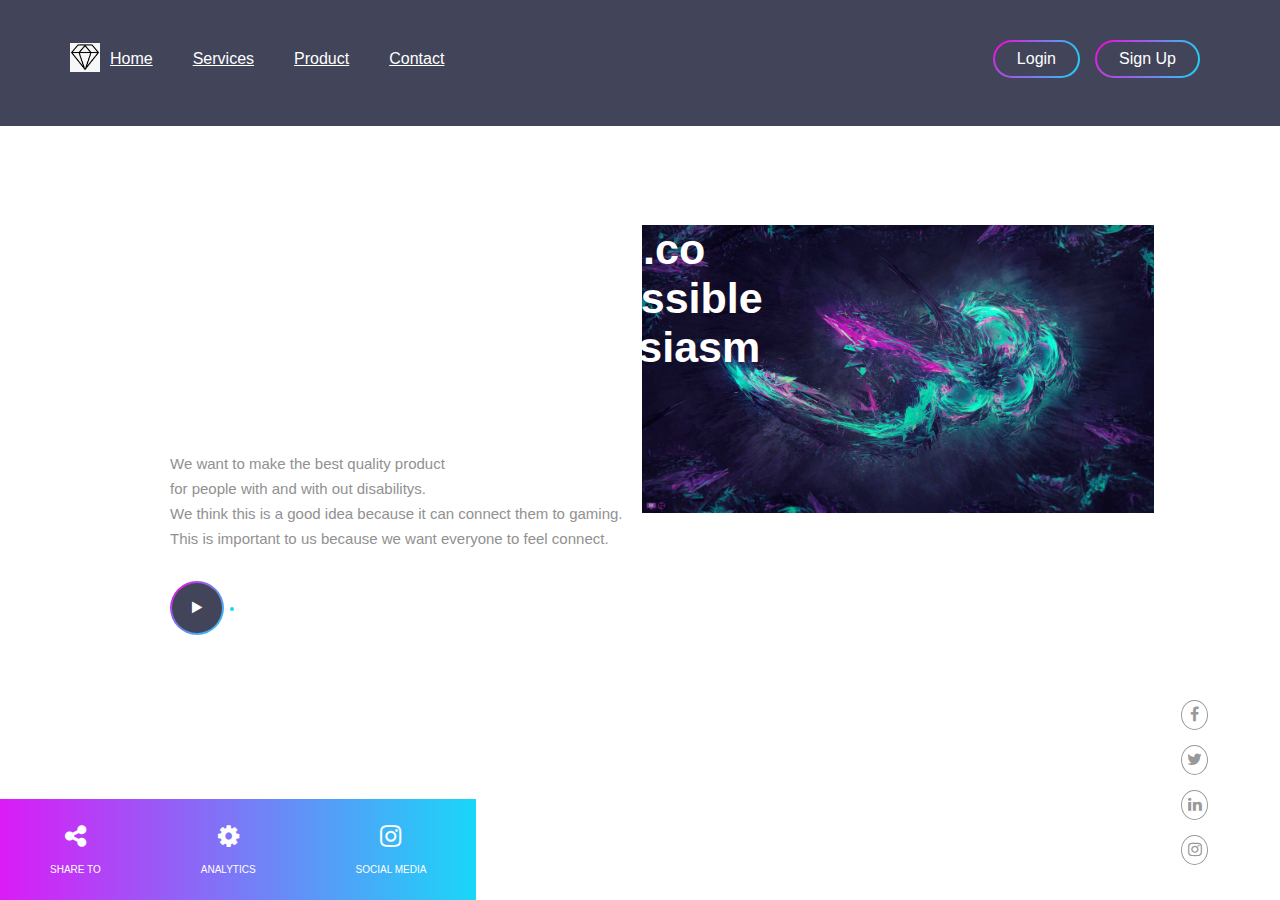
<file: index.html>
<!DOCTYPE html>
<html>
    <head>
       <title>Gaming website</title> 
       <link rel="stylesheet" href="style.css">
       <link rel="stylesheet" href="https://stackpath.bootstrapcdn.com/font-awesome/4.7.0/css/font-awesome.min.css">

</head>
<body>
    <div class="container">
            <div class="menu">
                <ul>
                    <li class="logo"><img src="Logo.png"</li>
                    <li><a href="file:///Users/hgpmac138/Desktop/Final_Project/index.html">Home</a></li>
                    <li><a href="file:///Users/hgpmac138/Desktop/Final_Project/Service/Service.html">Services</a></li>
                    <li><a href="file:///Users/hgpmac138/Desktop/Final_Project/VideoGame/Videogame.html">Product</a></li>
                    <li><a href="file:///Users/hgpmac138/Desktop/Final_Project/Contact_Page/Contact.html">Contact</a></li>
                    <li><a href="file:///Users/hgpmac138/Desktop/Final_Project/Sign_Up/signUp.html" class="signup-btn"><span>Sign Up</span></a></li>
                    <li><a href="file:///Users/hgpmac138/Desktop/Final_Project/Sign_in/signIn.html?" class="signIn-btn"><span>Login</span></a></li>
                </ul>
    </div>
            <div class="banner">
                <div class="app-text">
                    <h1>Our mission at Gaming.co<br> is making gaming accessible<br> to everyone with enthusiasm <br>and excitement.</h1>
                    <p>We want to make the best quality product <br> for people with and with out disabilitys.<br> We think this is a good idea because it can connect them to gaming.<br> This is important to us because we want everyone to feel connect.
                    </p>
                    <div class="play-btn">
                        <div class="play-btn-inner"><i class="fa fa-play"></i></div>
                            <small><b><li><a href="file:///Users/hgpmac138/Desktop/Final_Project/VideoGame/Videogame.html">VIDEO GAME</a></li></b></small>
                        </div>
                    </div>
                <div class="app-picture">
                    <img src="Art.png">
                </div>
            </div>
            <div class="quick-links">
                <ul>
                    <li><i class="fa fa-share-alt"></i><p>SHARE TO</p></li>
                    <li><i class="fa fa-cog"></i><p>ANALYTICS</p></li>
                    <li><i class="fa fa-instagram"></i><p>SOCIAL MEDIA</p></li>
                    
                </ul>
            </div>
            <div class="social-icons">
                <ul>
                    <li><a href="#"><i class="fa fa-facebook"></i></a></li>
                    <li><a href="#"><i class="fa fa-twitter"></i></a></li>
                    <li><a href="#"><i class="fa fa-linkedin"></i></a></li>
                    <li><a href="#"><i class="fa fa-instagram"></i></a></li>
                </ul>
            </div>
        </div>



</body>
</html>
</file>
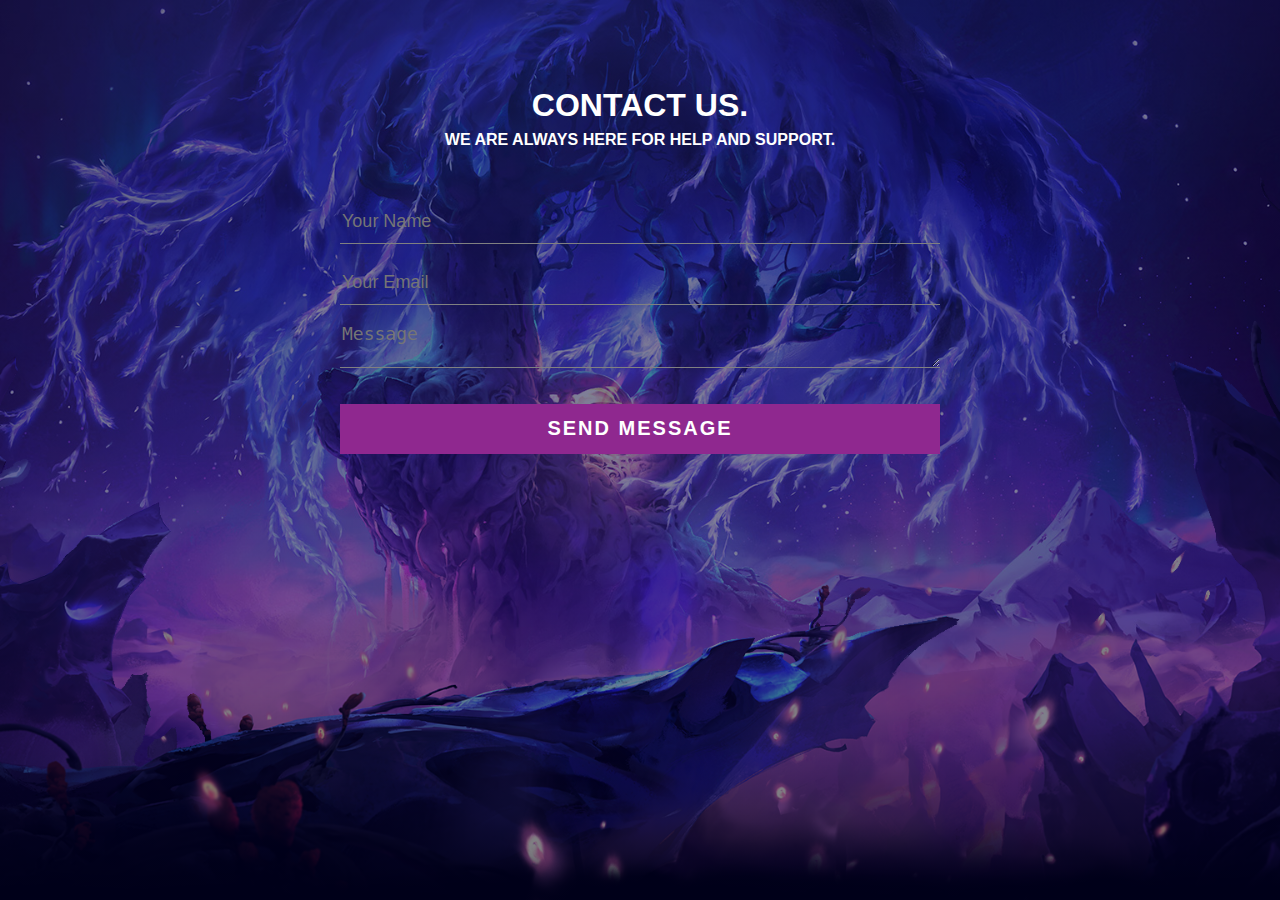
<file: Contact_Page/Contact.html>
<html>
<head>
    <title>Contact Page</title>
    <link rel="stylesheet" type="text/css" href="style.css">
</head>

<body>

    <div class="contact-title">
            <h1>Contact Us.</h1>
            <h2>We are always here for help and support.</h2>
    </div>

    <div class="contact-form">
            <form id="contact-form" method="post" action="contact-form-handler.php">
            <input name="name" type="text" class="form-control" placeholder="Your Name" required>
            <br>
            <input name="email" type="email" class="form-control" placeholder="Your Email" required>
            <br>

            <textarea name="message" class="form-control" placeholder="Message" row="4" 
            required></textarea><br>

            <input type="submit" class="form-control submit" value="SEND MESSAGE">
            
            </form>
         </div>
    




</body>
</html>
</file>
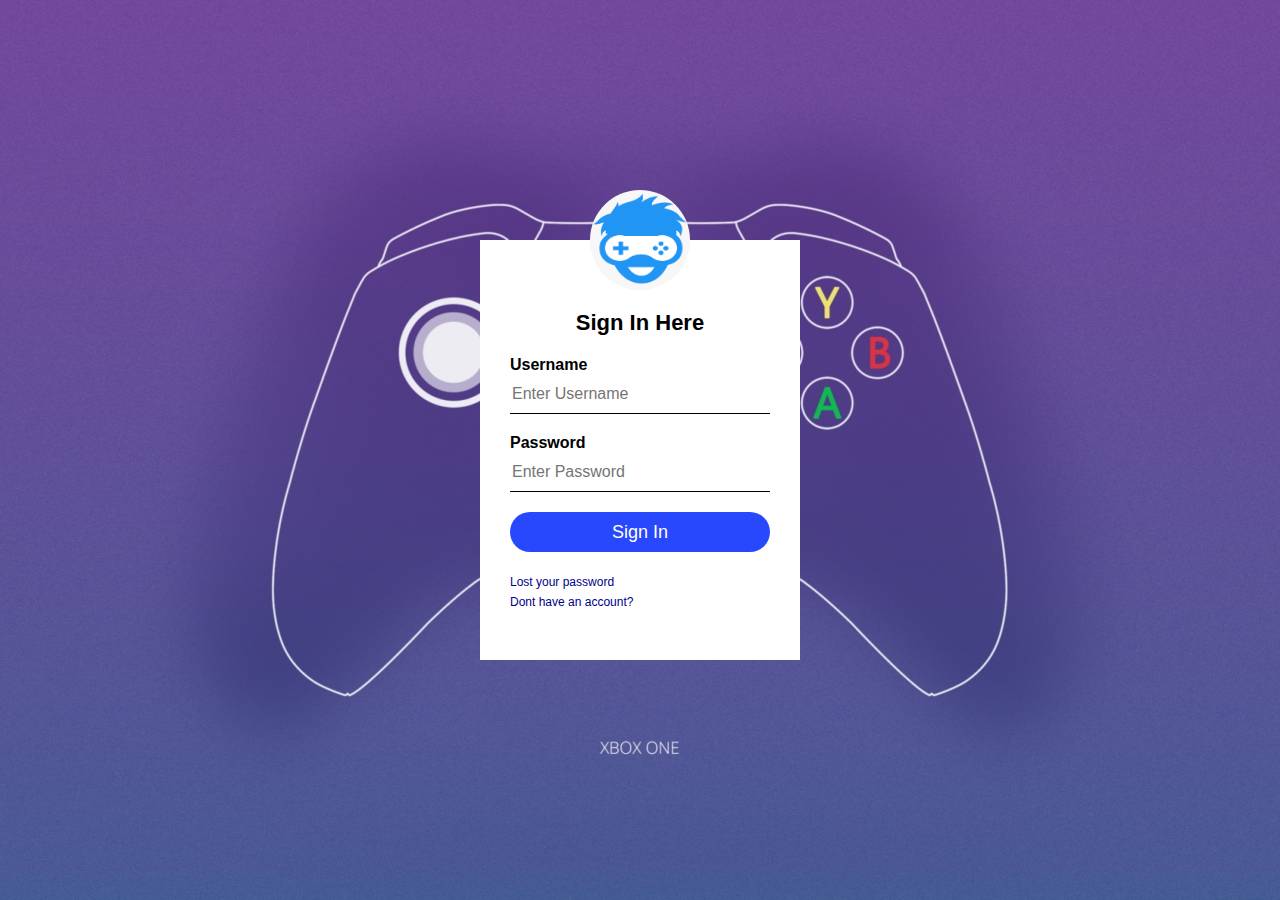
<file: Sign_in/signIn.html>
<html>
<head>
    <title>Login Form</title>
    <link rel="stylesheet" type="text/css" href="style.css"
    <body>
        
    </body>
    <div class="loginbox">
        <img src="avatar.png" class="avatar">
        <h1>Sign In Here</h1>
        <form action="file:///Users/hgpmac138/Desktop/Final_Project/index.html">
            <p>Username</p>
            <input type="text" name="" placeholder="Enter Username">
            <p>Password</p>
            <input type="password" name="" placeholder="Enter Password">
            <input type="submit" name="" value="Sign In">
            <a href="#">Lost your password</a><br>
            <a href="file:///Users/hgpmac138/Desktop/Final_Project/Sign_Up/signUp.html">Dont have an account?</a>
        </form>
        
    </div>
</head>

</html>
</file>
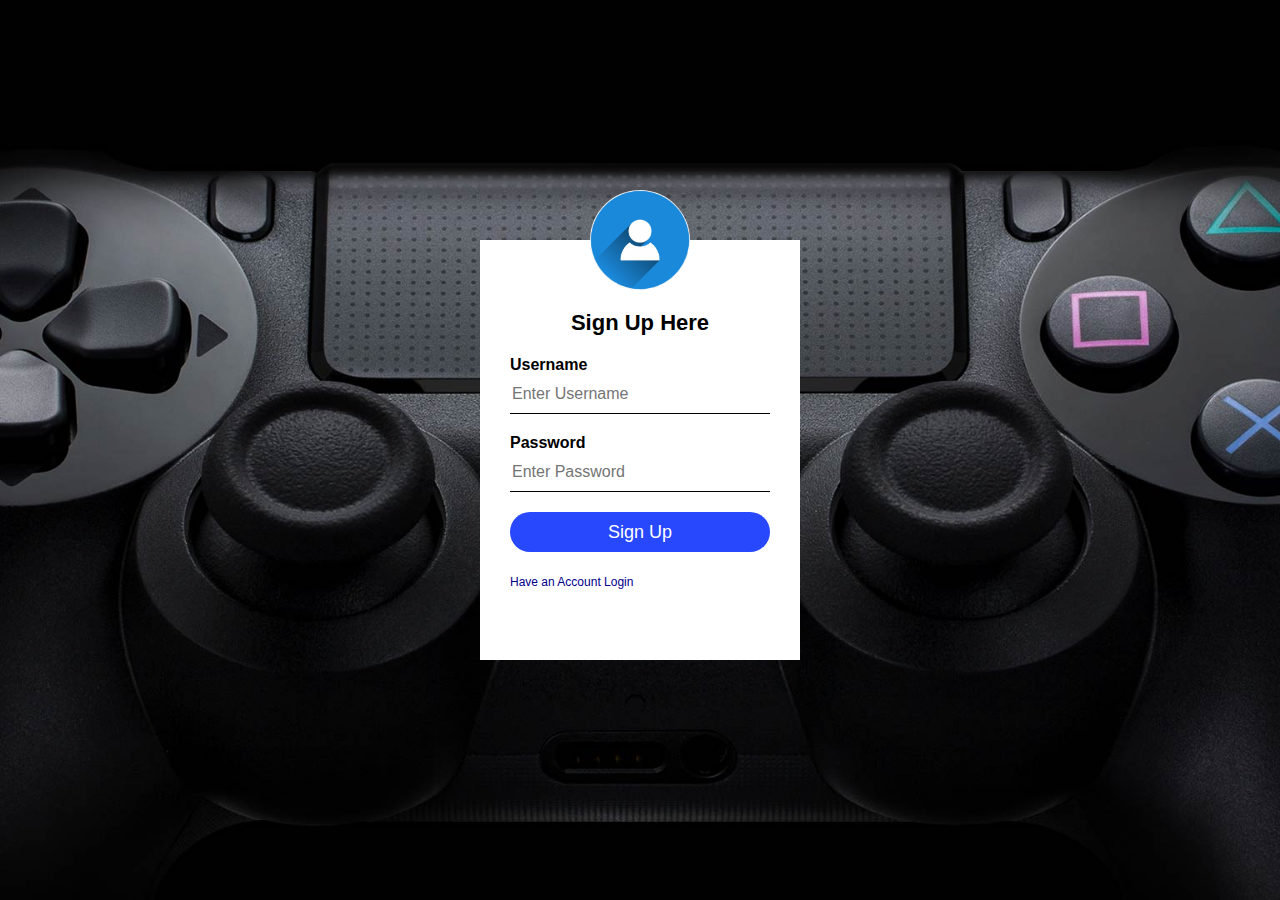
<file: Sign_Up/SignUp.html>
<html>
<head>
    <title>Sign Up</title>
    <link rel="stylesheet" type="text/css" href="style.css"
    <body>
        
    </body>
    <div class="loginbox">
        <img src="user-ico.png" class="avatar">
        <h1>Sign Up Here</h1>
        <form action="file:///Users/hgpmac138/Desktop/Final_Project/index.html">
            <p>Username</p>
            <input type="text" name="" placeholder="Enter Username">
            <p>Password</p>
            <input type="password" name="" placeholder="Enter Password">
            <input type="submit" name="" value="Sign Up">
            <a href="file:///Users/hgpmac138/Desktop/Final_Project/Sign_in/signIn.html?">Have an Account Login</a>
        </form>
        
    </div>
</head>

</html>
</file>
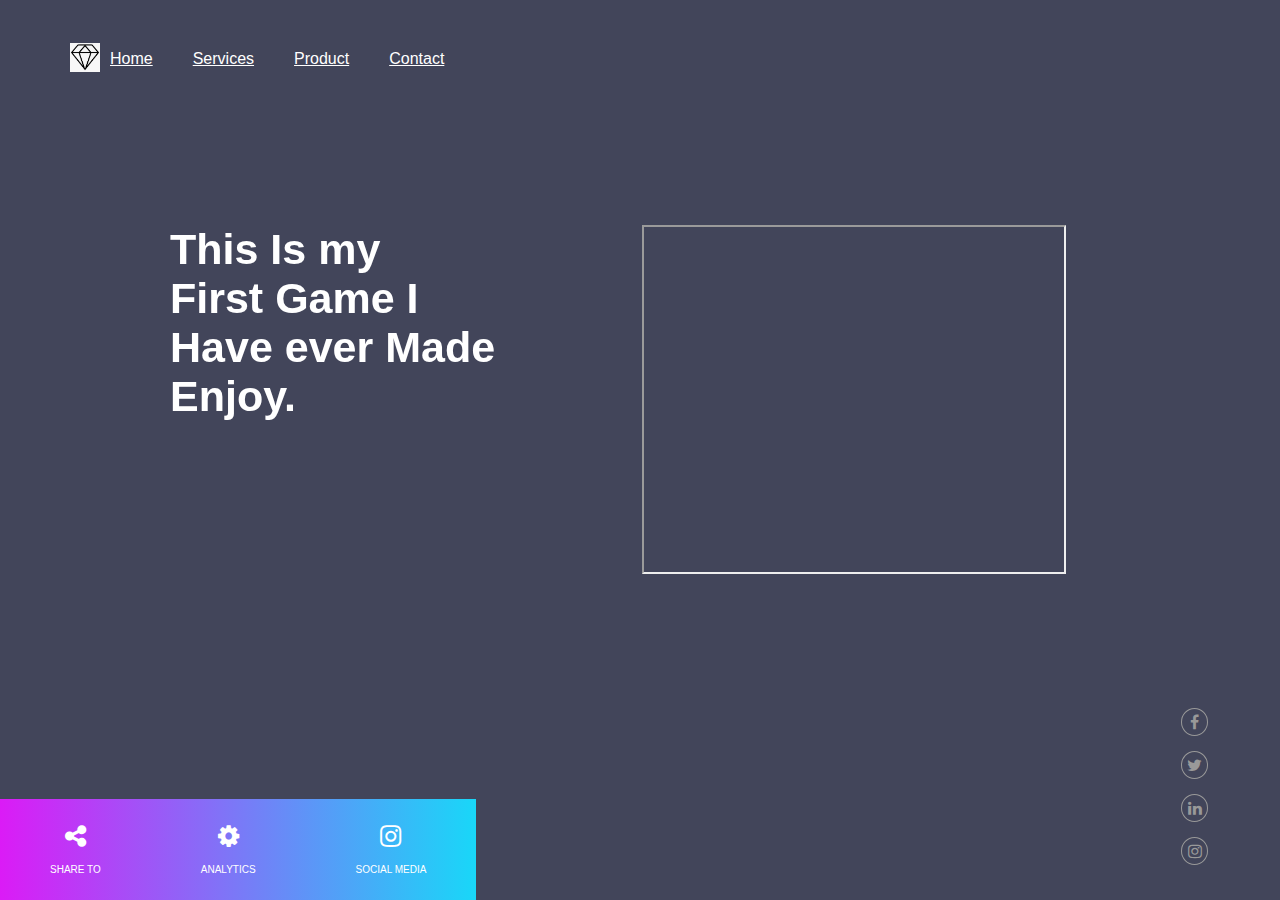
<file: VideoGame/Videogame.html>
<html>
    <head>
       <title>VideoGame</title> 
       <link rel="stylesheet" href="Videogame.css">
       <link rel="stylesheet" href="https://stackpath.bootstrapcdn.com/font-awesome/4.7.0/css/font-awesome.min.css">

</head>
<body>
    <div class="container">
            <div class="menu">
                <ul>
                    <li class="logo"><img src="Logo.png"</li>
                    <li><a href="file:///Users/hgpmac138/Desktop/Final_Project/index.html">Home</a></li>
                    <li><a href="file:///Users/hgpmac138/Desktop/Final_Project/Service/Service.html">Services</a></li>
                    <li><a href="#">Product</a></li>
                    <li><a href="file:///Users/hgpmac138/Desktop/Final_Project/Contact_Page/Contact.html">Contact</a></li>
                   
                </ul>
    </div>
            <div class="banner">
                <div class="app-text">
                    <h1>This Is my<br>First Game I<br> Have ever Made<br>Enjoy.</h1>
                    
                    </div>
                    <iframe width="420" height="345" src="https://www.youtube.com/embed/K4r1Wby9bJk">
                    </iframe>
                    
            </div>
            <div class="quick-links">
                <ul>
                    <li><i class="fa fa-share-alt"></i><p>SHARE TO</p></li>
                    <li><i class="fa fa-cog"></i><p>ANALYTICS</p></li>
                    <li><i class="fa fa-instagram"></i><p>SOCIAL MEDIA</p></li>
                    
                </ul>
            </div>
            <div class="social-icons">
                <ul>
                    <li><a href="#"><i class="fa fa-facebook"></i></a></li>
                    <li><a href="#"><i class="fa fa-twitter"></i></a></li>
                    <li><a href="#"><i class="fa fa-linkedin"></i></a></li>
                    <li><a href="#"><i class="fa fa-instagram"></i></a></li>
                </ul>
            </div>
        </div>



</body>
</html>
</file>
<file: style.css>
*{
    margin: 0;
    padding: 0;
    font-family: sans-serif;
}
.container{
    width: 100%;
    height: 100%;
    background: #42455a;    
}
.menu ul{
    display: inline-flex;
    margin: 50px; 
}
.menu ul li{
    list-style: none;
    margin: 0 20px;
    color: #b2b2b1b1;
    cursor: pointer;
}
.logo img{
    width: 30px;
    margin-top: -7px;
    margin-right: -48px;
}
.active{
    color: #19dafa !important;
}
.signup-btn{
    top: 40px;
    right: 80px;
    position: absolute;
    text-decoration: none;
    color: #fff;
    border: 2px solid transparent;
    border-radius: 20px;
    background-image: linear-gradient(#42455a,#42455a), radial-gradient(circle at top left,#fd00da,#19d7f8);
    background-origin: border-box;
    background-clip: content-box,border-box;
}
.signup-btn span{
    display: block;
    padding: 8px 22px;
}
.signIn-btn{
    top: 40px;
    right: 200px;
    position: absolute;
    text-decoration: none;
    color: #fff;
    border: 2px solid transparent;
    border-radius: 20px;
    background-image: linear-gradient(#42455a,#42455a), radial-gradient(circle at top left,#fd00da,#19d7f8);
    background-origin: border-box;
    background-clip: content-box,border-box;
}
 .signIn-btn span{
    display: block;
    padding: 8px 22px;
    }
.banner{
    width: 80%;
    height: 70%;
    top: 25%;
    left: 130px;
    position: absolute;
    color: #fff;
}
.app-text{
    width: 50%;
    float: left;
}
.app-text h1{
    font-size: 43px;
    width: 640px;
    position: relative;
    margin-left: 40px;
}
.app-text p{
    width: 650px;
    font-size: 15px;
    margin: 30px 0 30px 40px;
    line-height: 25px;
    color: #919191;
}
.app-picture{
    width: 50%;
    float: right;
}
.app-picture img{
    width: 100%;
}
.play-btn{
    margin-left: 40px;
    display: inline-flex;
}
.play-btn-inner{
    height: 50px;
    width: 50px;
    border: 2px solid transparent;
    border-radius: 50%;
    background-image: linear-gradient(#42455a,#42455a), radial-gradient(circle at top left,#fd00da,#19d7f8);
    background-origin: border-box;
    background-clip: content-box,border-box;
    text-align: center;
}
.play-btn-inner .fa{
    padding: 18px 0;
    font-size: 13px;
    cursor: pointer;
}
small{
    margin: auto 20px;
    cursor: pointer;
    font-size: 12px;
    color: #19dafa;
    letter-spacing: 3px;
}
.quick-links{
    left: 0;
    bottom: 0;
    position: absolute;
    background: linear-gradient(to right, #db1bf6,#19d7f8);
}
.quick-links ul{
    display: inline-flex;
    margin: 25px auto;
    text-align: center;
}
.quick-links ul li{
    list-style: none;
    margin: 0 50px;
    cursor: pointer;
}
.quick-links ul li .fa{
    font-size: 25px;
    color: #fff;
}
.quick-links ul li p{
    margin-top: 15px;
    font-size: 10px;
    color: #fff;
}
.social-icons{
    right: 72px;
    bottom: 35px;
    position: absolute;
}
.social-icons ul li{
    list-style: none;
    margin-top: 15px;
    text-align: center;
}
.social-icons ul li a{
    color: #999;
    border-radius: 50%;
    border: 1px solid #999;
    padding: 5px;
    display: block;
}
li a{
    color: #fff;
}
li a:hover{
    background: linear-gradient(to right, #db1bf6,#19d7f8);
}
</file>
<file: Contact_Page/style.css>
body{
    margin: 0;
    padding: 0;
    text-align: center;
    background: linear-gradient(rgba(0,0,50,0.5),rgba(0,0,50,0.5)),url(pic1.jpg);
    background-size: cover;
    background-position: center;
    font-family: sans-serif;
}


.contact-title
{
    margin-top: 100px;
    color: #fff;
    text-transform: uppercase;
    transition: all 4s ease-in-out;
}
.contact-title h1{
    font-size: 32px;
    line-height: 10px;
}
.contact-title h2
{
    font-size: 16px;
}
form
{
    margin-top: 50px;
    transition: all 4s ease-in-out;
}

.form-control
{
    width: 600px;
    background: transparent;
    border: none;
    outline: none;
    border-bottom: 1px solid gray;
    color: #fff;
    font-size: 18px;
    margin-bottom: 16px;
}


input
{
    height: 45px;
}

form .submit
{
    background: #8f288f;
    border-color: transparent;
    color: #fff;
    font-size: 20px;
    font-weight: bold;
    letter-spacing: 2px;
    height: 50px;
    margin-top: 20px;
}


form .submit:hover
{
    background-color: #52055c;
    cursor: pointer;
}
</file>
<file: Sign_in/style.css>
body{
    margin: 0;
    padding: 0;
    background: url(xb.jpg);
    background-size: cover;
    background-position:  center;
    font-family: sans-serif;
}

.loginbox{
    width: 320px;
    height: 420;
    background: rgb(255, 255, 255);
    color: rgb(0, 0, 0);
    top: 50%;
    left: 50%;
    position: absolute;
    transform: translate(-50%, -50%);
    box-sizing: border-box;
    padding: 70px 30px;
}

.avatar{
    width: 100px;
    height: 100px;
    border-radius: 50%;
    position: absolute;
    top: -50px;
    left: calc(50% - 50px);
}

h1{
    margin: 0;
    padding: 0 0 20px;
    text-align:  center;
    font-size: 22px;
}

.loginbox p{
    margin: 0;
    padding: 0;
    font-weight: bold;
}

.loginbox input{
    width: 100%;
    margin-bottom: 20px;
}

.loginbox input[type="text"], input[type="password"]
{
    border: none;
    border-bottom: 1px solid rgb(0, 0, 0);
    background: transparent;
    outline: none;
    height: 40px;
    color: rgb(0, 0, 0);
    font-size: 16px;
}
.loginbox input[type="submit"]
{
    border: none;
    outline: none;
    height: 40px;
    background: #2848fd;
    color: #fff;
    font-size: 18px;
    border-radius: 20px;
}
.loginbox input[type="submit"]:hover
{
    cursor: pointer;
    background: #000000;
    color: rgb(255, 253, 253);   
}
.loginbox a{
    text-decoration: none;
    font-size: 12px;
    line-height: 20px;
    color: darkblue;
}

.loginbox a:hover
{
    color: #000000;
    
}
</file>
<file: Sign_Up/style.css>
body{
    margin: 0;
    padding: 0;
    background: url(background.jpg);
    background-size: cover;
    background-position:  center;
    font-family: sans-serif;
}

.loginbox{
    width: 320px;
    height: 420;
    background: rgb(255, 255, 255);
    color: rgb(0, 0, 0);
    top: 50%;
    left: 50%;
    position: absolute;
    transform: translate(-50%, -50%);
    box-sizing: border-box;
    padding: 70px 30px;
}

.avatar{
    width: 100px;
    height: 100px;
    border-radius: 50%;
    position: absolute;
    top: -50px;
    left: calc(50% - 50px);
}

h1{
    margin: 0;
    padding: 0 0 20px;
    text-align:  center;
    font-size: 22px;
}

.loginbox p{
    margin: 0;
    padding: 0;
    font-weight: bold;
}

.loginbox input{
    width: 100%;
    margin-bottom: 20px;
}

.loginbox input[type="text"], input[type="password"]
{
    border: none;
    border-bottom: 1px solid rgb(0, 0, 0);
    background: transparent;
    outline: none;
    height: 40px;
    color: rgb(0, 0, 0);
    font-size: 16px;
}
.loginbox input[type="submit"]
{
    border: none;
    outline: none;
    height: 40px;
    background: #2848fd;
    color: #fff;
    font-size: 18px;
    border-radius: 20px;
}
.loginbox input[type="submit"]:hover
{
    cursor: pointer;
    background: #000000;
    color: rgb(255, 253, 253);   
}
.loginbox a{
    text-decoration: none;
    font-size: 12px;
    line-height: 20px;
    color: darkblue;
}

.loginbox a:hover
{
    color: #000000;
    
}
</file>
<file: VideoGame/Videogame.css>
*{
    margin: 0;
    padding: 0;
    font-family: sans-serif;
}
.container{
    width: 100%;
    height: 100%;
    background: #42455a;    
}
.menu ul{
    display: inline-flex;
    margin: 50px; 
}
.menu ul li{
    list-style: none;
    margin: 0 20px;
    color: #b2b2b1b1;
    cursor: pointer;
}
.logo img{
    width: 30px;
    margin-top: -7px;
    margin-right: -48px;
}
.active{
    color: #19dafa !important;
}

.banner{
    width: 80%;
    height: 70%;
    top: 25%;
    left: 130px;
    position: absolute;
    color: #fff;
}
.app-text{
    width: 50%;
    float: left;
}
.app-text h1{
    font-size: 43px;
    width: 640px;
    position: relative;
    margin-left: 40px;
}
.app-text p{
    width: 650px;
    font-size: 15px;
    margin: 30px 0 30px 40px;
    line-height: 25px;
    color: #919191;
}
.app-video{
    width: 50%;
    float: right;
}
.app-video img{
    width: 100%;
}
.play-btn{
    margin-left: 40px;
    display: inline-flex;
}
.play-btn-inner{
    height: 50px;
    width: 50px;
    border: 2px solid transparent;
    border-radius: 50%;
    background-image: linear-gradient(#42455a,#42455a), radial-gradient(circle at top left,#fd00da,#19d7f8);
    background-origin: border-box;
    background-clip: content-box,border-box;
    text-align: center;
}
.play-btn-inner .fa{
    padding: 18px 0;
    font-size: 13px;
    cursor: pointer;
}
small{
    margin: auto 20px;
    cursor: pointer;
    font-size: 12px;
    color: #19dafa;
    letter-spacing: 3px;
}
.quick-links{
    left: 0;
    bottom: 0;
    position: absolute;
    background: linear-gradient(to right, #db1bf6,#19d7f8);
}
.quick-links ul{
    display: inline-flex;
    margin: 25px auto;
    text-align: center;
}
.quick-links ul li{
    list-style: none;
    margin: 0 50px;
    cursor: pointer;
}
.quick-links ul li .fa{
    font-size: 25px;
    color: #fff;
}
.quick-links ul li p{
    margin-top: 15px;
    font-size: 10px;
    color: #fff;
}
.social-icons{
    right: 72px;
    bottom: 35px;
    position: absolute;
}
.social-icons ul li{
    list-style: none;
    margin-top: 15px;
    text-align: center;
}
.social-icons ul li a{
    color: #999;
    border-radius: 50%;
    border: 1px solid #999;
    padding: 5px;
    display: block;
}
li a{
    color: #fff;
}
li a:hover{
    background: linear-gradient(to right, #db1bf6,#19d7f8);
}
</file>
